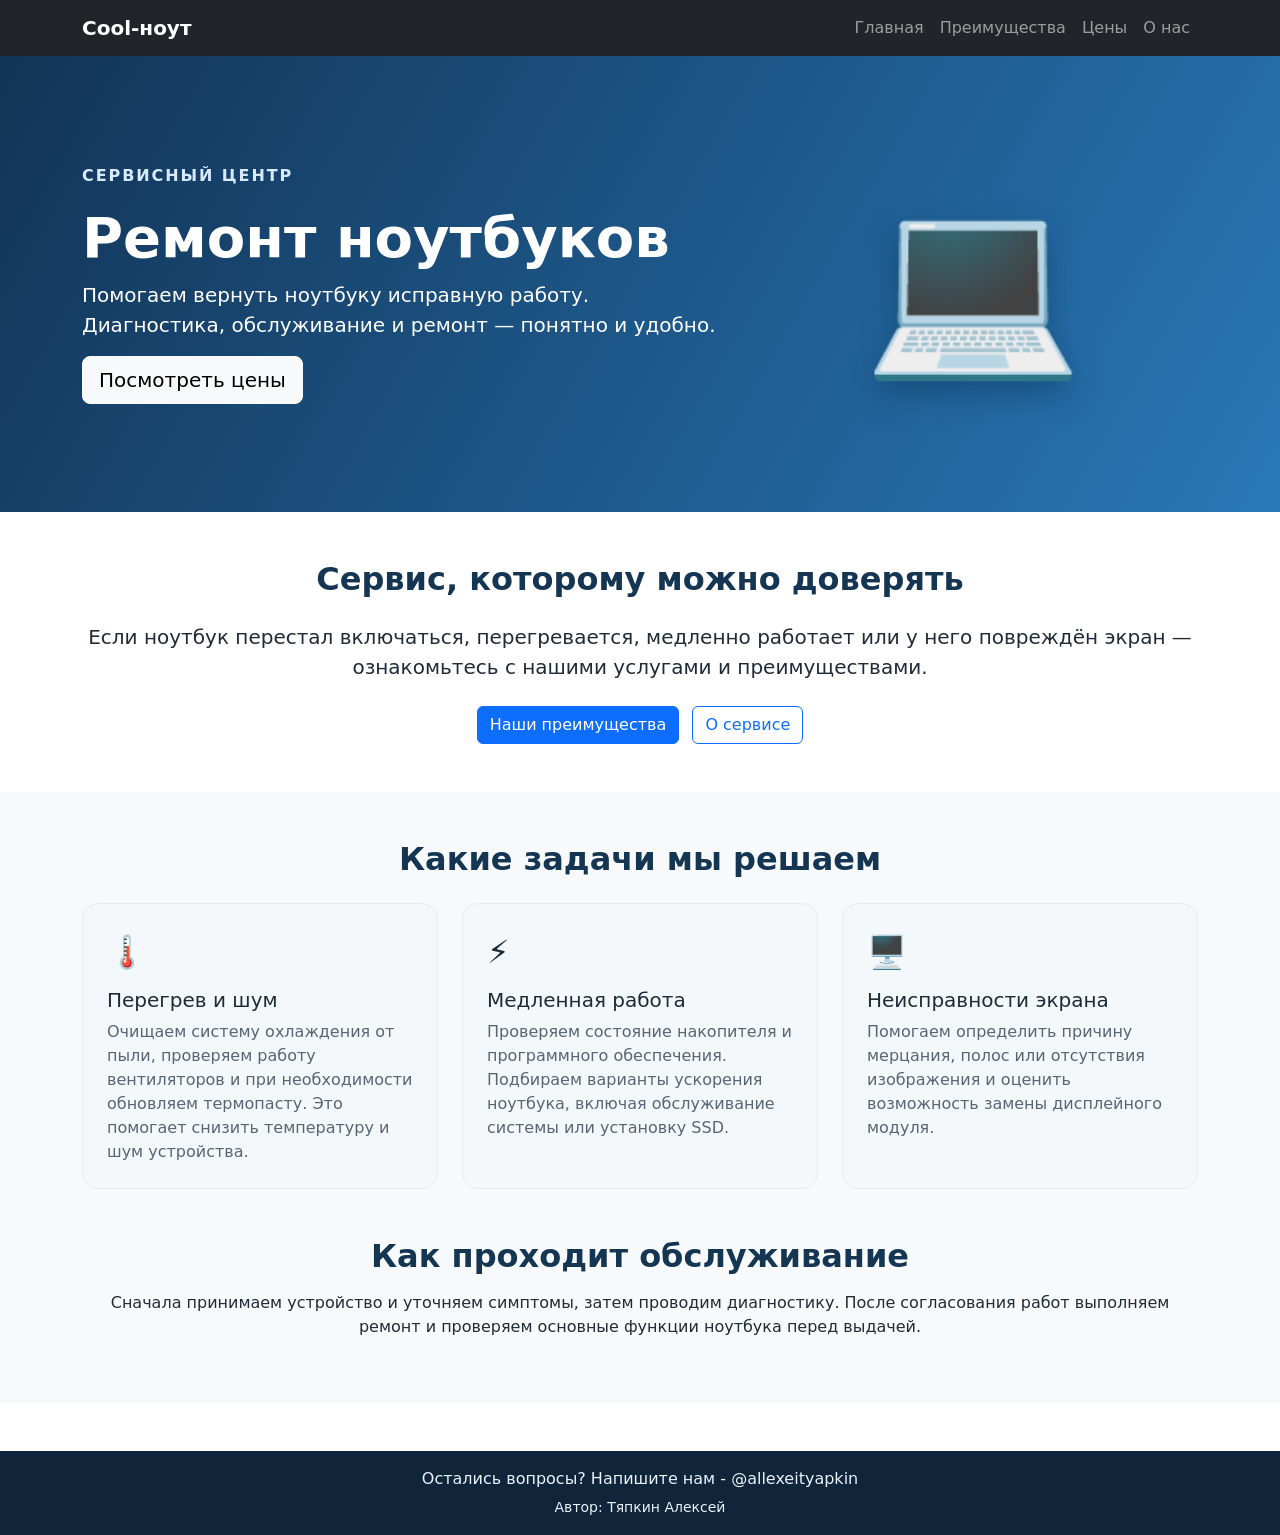
<file: index.html>
<!DOCTYPE html>
<html lang="ru">
 <head>
  <meta charset="utf-8"/>
  <meta content="width=device-width, initial-scale=1" name="viewport"/>
  <title>
   Главная — НоутбукСервис
  </title>
  <link href="https://cdn.jsdelivr.net/npm/bootstrap@5.3.8/dist/css/bootstrap.min.css" rel="stylesheet"/>
  <link href="css/style.css" rel="stylesheet"/>
 </head>
 <body>
  <nav class="navbar navbar-expand-lg navbar-dark bg-dark sticky-top">
   <div class="container">
    <a class="navbar-brand fw-bold" href="index.html">
     Cool-ноут
    </a>
    <button aria-controls="menu" aria-expanded="false" aria-label="Открыть меню" class="navbar-toggler" data-bs-target="#menu" data-bs-toggle="collapse" type="button">
     <span class="navbar-toggler-icon">
     </span>
    </button>
    <div class="collapse navbar-collapse" id="menu">
     <ul class="navbar-nav ms-auto">
      <li class="nav-item">
       <a class="nav-link" href="index.html">
        Главная
       </a>
      </li>
      <li class="nav-item">
       <a class="nav-link" href="advantages.html">
        Преимущества
       </a>
      </li>
      <li class="nav-item">
       <a class="nav-link" href="prices.html">
        Цены
       </a>
      </li>
      <li class="nav-item">
       <a class="nav-link" href="about.html">
        О нас
       </a>
      </li>
     </ul>
    </div>
   </div>
  </nav>
  <main>
   <header class="hero py-5">
    <div class="container py-lg-5">
     <div class="row align-items-center g-4">
      <div class="col-lg-7">
       <p class="eyebrow">
        Сервисный центр
       </p>
       <h1 class="display-4 fw-bold">
        Ремонт ноутбуков
       </h1>
       <p class="lead">
        Помогаем вернуть ноутбуку исправную работу. Диагностика, обслуживание и ремонт — понятно и удобно.
       </p>
       <a class="btn btn-light btn-lg" href="prices.html">
        Посмотреть цены
       </a>
      </div>
      <div class="col-lg-5 text-center">
       <div class="laptop-art">
        💻
       </div>
      </div>
     </div>
    </div>
   </header>
   <section class="py-5">
    <div class="container">
     <h2 class="section-title text-center mb-4">
      Сервис, которому можно доверять
     </h2>
     <p class="text-center lead">
      Если ноутбук перестал включаться, перегревается, медленно работает или у него повреждён экран — ознакомьтесь с нашими услугами и преимуществами.
     </p>
     <div class="text-center mt-4">
      <a class="btn btn-primary me-2" href="advantages.html">
       Наши преимущества
      </a>
      <a class="btn btn-outline-primary" href="about.html">
       О сервисе
      </a>
     </div>
    </div>
   </section>
   <section class="py-5 bg-light">
    <div class="container">
     <h2 class="section-title text-center mb-4">
      Какие задачи мы решаем
     </h2>
     <div class="row g-4">
      <div class="col-md-4">
       <article class="feature-card h-100">
        <div class="feature-icon">
         🌡️
        </div>
        <h3 class="h5">
         Перегрев и шум
        </h3>
        <p>
         Очищаем систему охлаждения от пыли, проверяем работу вентиляторов и при необходимости обновляем термопасту. Это помогает снизить температуру и шум устройства.
        </p>
       </article>
      </div>
      <div class="col-md-4">
       <article class="feature-card h-100">
        <div class="feature-icon">
         ⚡
        </div>
        <h3 class="h5">
         Медленная работа
        </h3>
        <p>
         Проверяем состояние накопителя и программного обеспечения. Подбираем варианты ускорения ноутбука, включая обслуживание системы или установку SSD.
        </p>
       </article>
      </div>
      <div class="col-md-4">
       <article class="feature-card h-100">
        <div class="feature-icon">
         🖥️
        </div>
        <h3 class="h5">
         Неисправности экрана
        </h3>
        <p>
         Помогаем определить причину мерцания, полос или отсутствия изображения и оценить возможность замены дисплейного модуля.
        </p>
       </article>
      </div>
     </div>
     <h2 class="section-title text-center mt-5 mb-3">
      Как проходит обслуживание
     </h2>
     <p class="text-center">
      Сначала принимаем устройство и уточняем симптомы, затем проводим диагностику. После согласования работ выполняем ремонт и проверяем основные функции ноутбука перед выдачей.
     </p>
    </div>
   </section>
  </main>
  <footer class="py-3 mt-5">
   <div class="container text-center">
    <p class="mb-1">
     Остались вопросы? Напишите нам - @allexeityapkin
    </p>
    <small>
     Автор: Тяпкин Алексей
    </small>
   </div>
  </footer>
  <script src="https://cdn.jsdelivr.net/npm/bootstrap@5.3.8/dist/js/bootstrap.bundle.min.js">
  </script>
 </body>
</html>
</file>
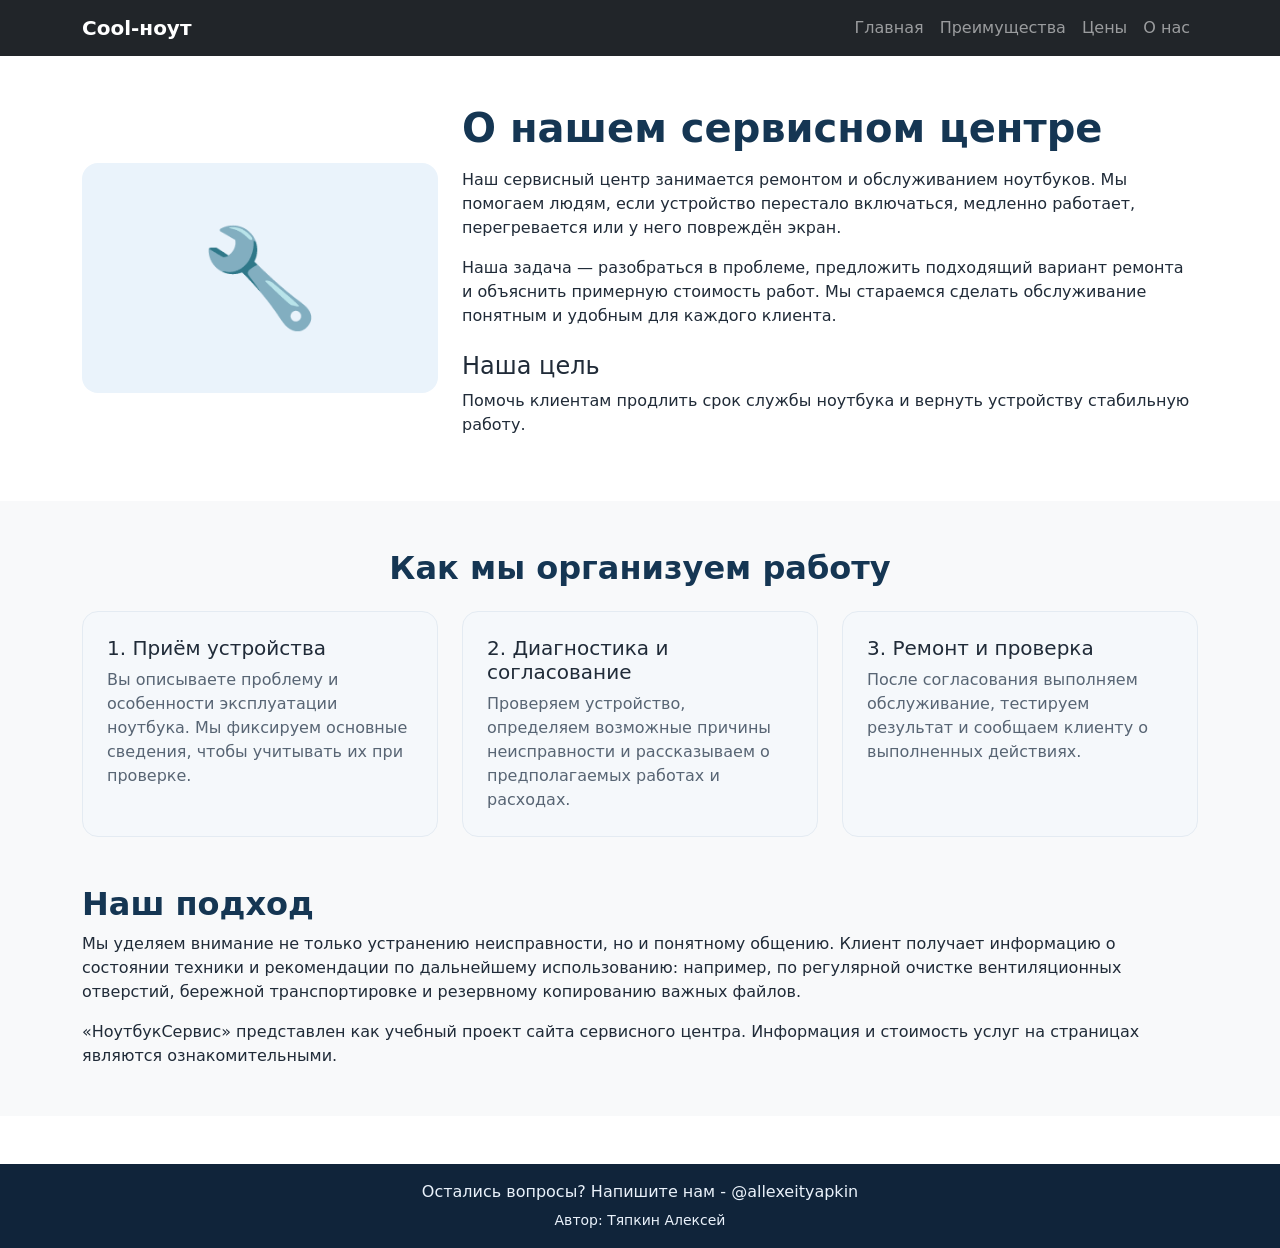
<file: about.html>
<!DOCTYPE html>
<html lang="ru">
 <head>
  <meta charset="utf-8"/>
  <meta content="width=device-width, initial-scale=1" name="viewport"/>
  <title>
   О нас — НоутбукСервис
  </title>
  <link href="https://cdn.jsdelivr.net/npm/bootstrap@5.3.8/dist/css/bootstrap.min.css" rel="stylesheet"/>
  <link href="css/style.css" rel="stylesheet"/>
 </head>
 <body>
  <nav class="navbar navbar-expand-lg navbar-dark bg-dark sticky-top">
   <div class="container">
    <a class="navbar-brand fw-bold" href="index.html">
     Cool-ноут
    </a>
    <button aria-controls="menu" aria-expanded="false" aria-label="Открыть меню" class="navbar-toggler" data-bs-target="#menu" data-bs-toggle="collapse" type="button">
     <span class="navbar-toggler-icon">
     </span>
    </button>
    <div class="collapse navbar-collapse" id="menu">
     <ul class="navbar-nav ms-auto">
      <li class="nav-item">
       <a class="nav-link" href="index.html">
        Главная
       </a>
      </li>
      <li class="nav-item">
       <a class="nav-link" href="advantages.html">
        Преимущества
       </a>
      </li>
      <li class="nav-item">
       <a class="nav-link" href="prices.html">
        Цены
       </a>
      </li>
      <li class="nav-item">
       <a class="nav-link" href="about.html">
        О нас
       </a>
      </li>
     </ul>
    </div>
   </div>
  </nav>
  <main>
   <section class="py-5">
    <div class="container">
     <div class="row align-items-center g-4">
      <div class="col-lg-4">
       <div class="about-symbol">
        🔧
       </div>
      </div>
      <div class="col-lg-8">
       <h1 class="section-title mb-3">
        О нашем сервисном центре
       </h1>
       <p>
        Наш сервисный центр занимается ремонтом и обслуживанием ноутбуков. Мы помогаем людям, если устройство перестало включаться, медленно работает, перегревается или у него повреждён экран.
       </p>
       <p>
        Наша задача — разобраться в проблеме, предложить подходящий вариант ремонта и объяснить примерную стоимость работ. Мы стараемся сделать обслуживание понятным и удобным для каждого клиента.
       </p>
       <h2 class="h4 mt-4">
        Наша цель
       </h2>
       <p>
        Помочь клиентам продлить срок службы ноутбука и вернуть устройству стабильную работу.
       </p>
      </div>
     </div>
    </div>
   </section>
   <section class="py-5 bg-light">
    <div class="container">
     <h2 class="section-title text-center mb-4">
      Как мы организуем работу
     </h2>
     <div class="row g-4">
      <div class="col-md-4">
       <article class="feature-card h-100">
        <h3 class="h5">
         1. Приём устройства
        </h3>
        <p>
         Вы описываете проблему и особенности эксплуатации ноутбука. Мы фиксируем основные сведения, чтобы учитывать их при проверке.
        </p>
       </article>
      </div>
      <div class="col-md-4">
       <article class="feature-card h-100">
        <h3 class="h5">
         2. Диагностика и согласование
        </h3>
        <p>
         Проверяем устройство, определяем возможные причины неисправности и рассказываем о предполагаемых работах и расходах.
        </p>
       </article>
      </div>
      <div class="col-md-4">
       <article class="feature-card h-100">
        <h3 class="h5">
         3. Ремонт и проверка
        </h3>
        <p>
         После согласования выполняем обслуживание, тестируем результат и сообщаем клиенту о выполненных действиях.
        </p>
       </article>
      </div>
     </div>
     <h2 class="section-title mt-5">
      Наш подход
     </h2>
     <p>
      Мы уделяем внимание не только устранению неисправности, но и понятному общению. Клиент получает информацию о состоянии техники и рекомендации по дальнейшему использованию: например, по регулярной очистке вентиляционных отверстий, бережной транспортировке и резервному копированию важных файлов.
     </p>
     <p class="mb-0">
      «НоутбукСервис» представлен как учебный проект сайта сервисного центра. Информация и стоимость услуг на страницах являются ознакомительными.
     </p>
    </div>
   </section>
  </main>
  <footer class="py-3 mt-5">
   <div class="container text-center">
    <p class="mb-1">
     Остались вопросы? Напишите нам - @allexeityapkin
    </p>
    <small>
     Автор: Тяпкин Алексей
    </small>
   </div>
  </footer>
  <script src="https://cdn.jsdelivr.net/npm/bootstrap@5.3.8/dist/js/bootstrap.bundle.min.js">
  </script>
 </body>
</html>
</file>
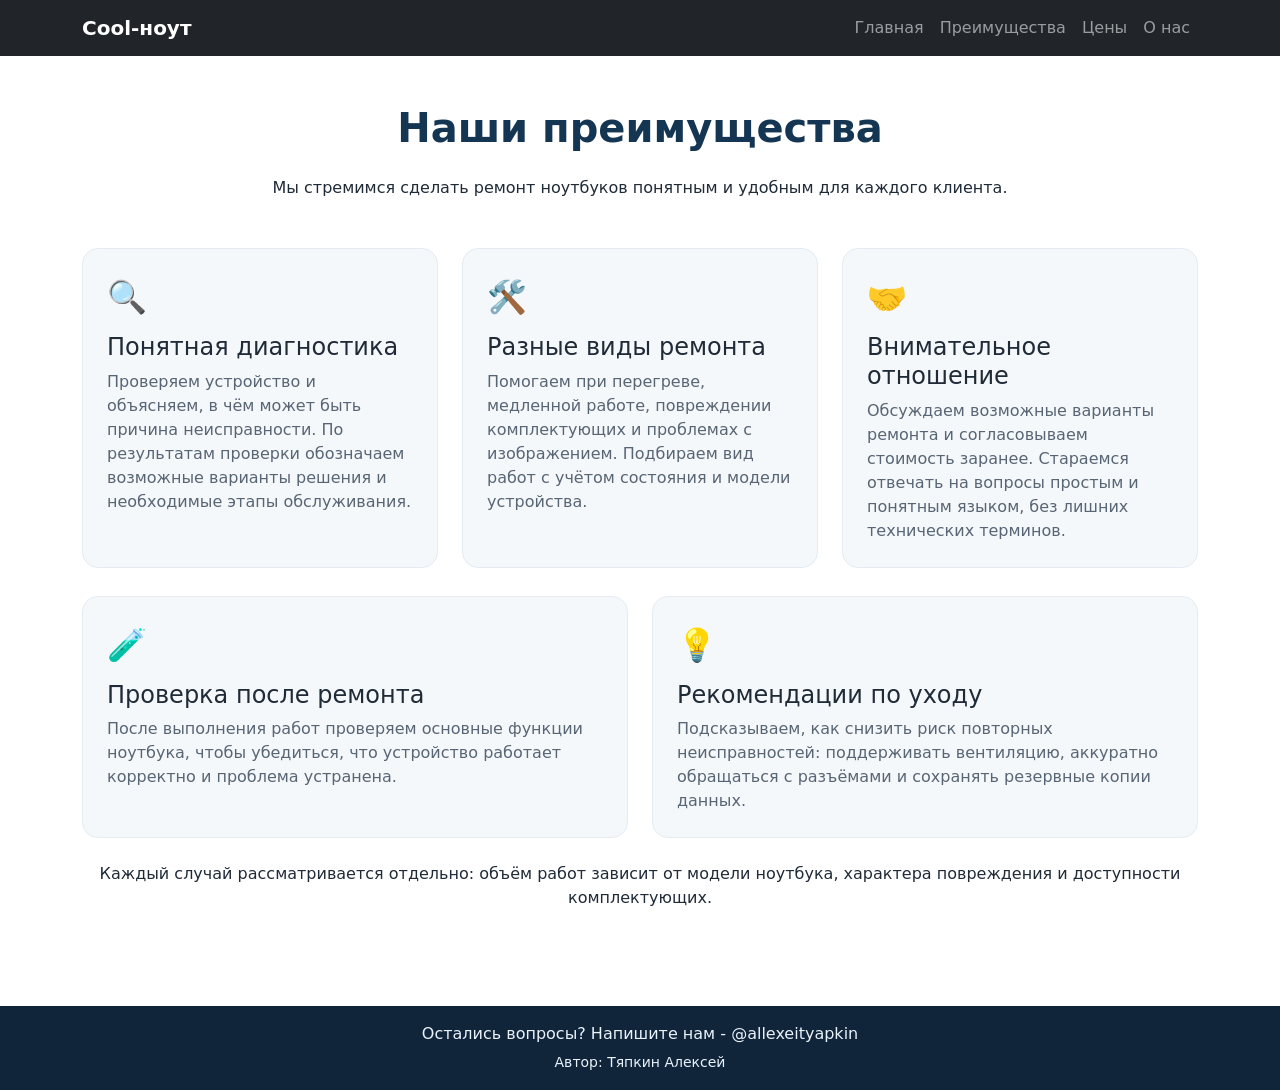
<file: advantages.html>
<!DOCTYPE html>
<html lang="ru">
 <head>
  <meta charset="utf-8"/>
  <meta content="width=device-width, initial-scale=1" name="viewport"/>
  <title>
   Преимущества — НоутбукСервис
  </title>
  <link href="https://cdn.jsdelivr.net/npm/bootstrap@5.3.8/dist/css/bootstrap.min.css" rel="stylesheet"/>
  <link href="css/style.css" rel="stylesheet"/>
 </head>
 <body>
  <nav class="navbar navbar-expand-lg navbar-dark bg-dark sticky-top">
   <div class="container">
    <a class="navbar-brand fw-bold" href="index.html">
     Cool-ноут
    </a>
    <button aria-controls="menu" aria-expanded="false" aria-label="Открыть меню" class="navbar-toggler" data-bs-target="#menu" data-bs-toggle="collapse" type="button">
     <span class="navbar-toggler-icon">
     </span>
    </button>
    <div class="collapse navbar-collapse" id="menu">
     <ul class="navbar-nav ms-auto">
      <li class="nav-item">
       <a class="nav-link" href="index.html">
        Главная
       </a>
      </li>
      <li class="nav-item">
       <a class="nav-link" href="advantages.html">
        Преимущества
       </a>
      </li>
      <li class="nav-item">
       <a class="nav-link" href="prices.html">
        Цены
       </a>
      </li>
      <li class="nav-item">
       <a class="nav-link" href="about.html">
        О нас
       </a>
      </li>
     </ul>
    </div>
   </div>
  </nav>
  <main>
   <section class="py-5">
    <div class="container">
     <h1 class="section-title text-center mb-4">
      Наши преимущества
     </h1>
     <p class="text-center mb-5">
      Мы стремимся сделать ремонт ноутбуков понятным и удобным для каждого клиента.
     </p>
     <div class="row g-4">
      <div class="col-12 col-md-4">
       <article class="feature-card h-100">
        <div class="feature-icon">
         🔍
        </div>
        <h2 class="h4">
         Понятная диагностика
        </h2>
        <p>
         Проверяем устройство и объясняем, в чём может быть причина неисправности. По результатам проверки обозначаем возможные варианты решения и необходимые этапы обслуживания.
        </p>
       </article>
      </div>
      <div class="col-12 col-md-4">
       <article class="feature-card h-100">
        <div class="feature-icon">
         🛠️
        </div>
        <h2 class="h4">
         Разные виды ремонта
        </h2>
        <p>
         Помогаем при перегреве, медленной работе, повреждении комплектующих и проблемах с изображением. Подбираем вид работ с учётом состояния и модели устройства.
        </p>
       </article>
      </div>
      <div class="col-12 col-md-4">
       <article class="feature-card h-100">
        <div class="feature-icon">
         🤝
        </div>
        <h2 class="h4">
         Внимательное отношение
        </h2>
        <p>
         Обсуждаем возможные варианты ремонта и согласовываем стоимость заранее. Стараемся отвечать на вопросы простым и понятным языком, без лишних технических терминов.
        </p>
       </article>
      </div>
     </div>
     <div class="row g-4 mt-1">
      <div class="col-12 col-md-6">
       <article class="feature-card h-100">
        <div class="feature-icon">
         🧪
        </div>
        <h2 class="h4">
         Проверка после ремонта
        </h2>
        <p>
         После выполнения работ проверяем основные функции ноутбука, чтобы убедиться, что устройство работает корректно и проблема устранена.
        </p>
       </article>
      </div>
      <div class="col-12 col-md-6">
       <article class="feature-card h-100">
        <div class="feature-icon">
         💡
        </div>
        <h2 class="h4">
         Рекомендации по уходу
        </h2>
        <p>
         Подсказываем, как снизить риск повторных неисправностей: поддерживать вентиляцию, аккуратно обращаться с разъёмами и сохранять резервные копии данных.
        </p>
       </article>
      </div>
     </div>
     <p class="text-center mt-4 mb-0">
      Каждый случай рассматривается отдельно: объём работ зависит от модели ноутбука, характера повреждения и доступности комплектующих.
     </p>
    </div>
   </section>
  </main>
  <footer class="py-3 mt-5">
   <div class="container text-center">
    <p class="mb-1">
     Остались вопросы? Напишите нам - @allexeityapkin
    </p>
    <small>
     Автор: Тяпкин Алексей
    </small>
   </div>
  </footer>
  <script src="https://cdn.jsdelivr.net/npm/bootstrap@5.3.8/dist/js/bootstrap.bundle.min.js">
  </script>
 </body>
</html>
</file>
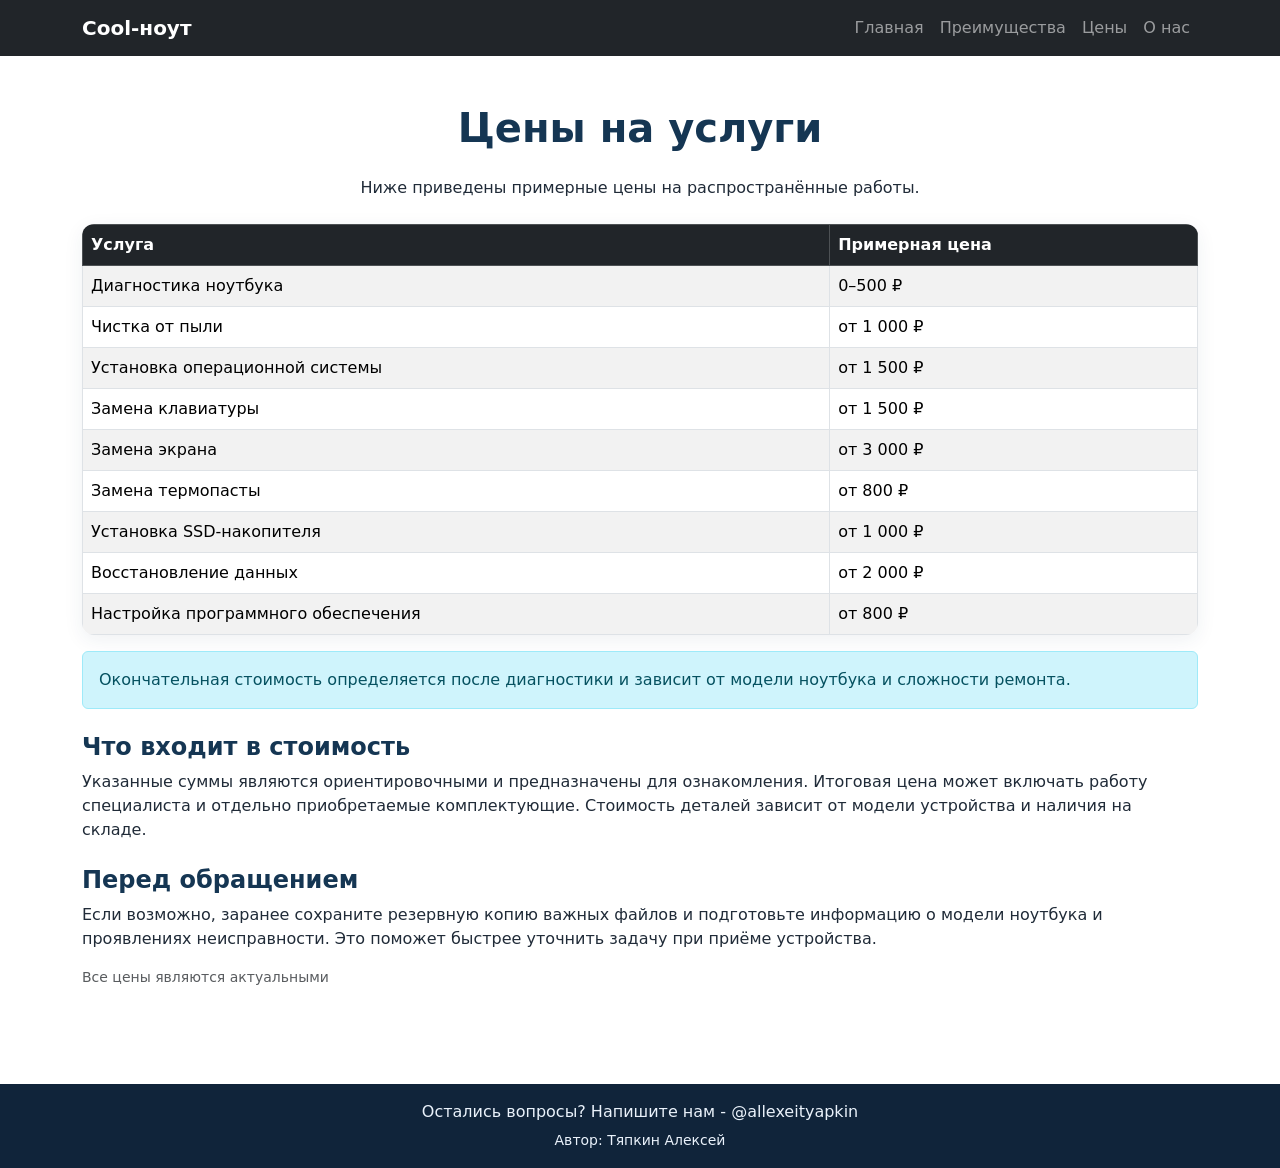
<file: prices.html>
<!DOCTYPE html>
<html lang="ru">
 <head>
  <meta charset="utf-8"/>
  <meta content="width=device-width, initial-scale=1" name="viewport"/>
  <title>
   Цены — НоутбукСервис
  </title>
  <link href="https://cdn.jsdelivr.net/npm/bootstrap@5.3.8/dist/css/bootstrap.min.css" rel="stylesheet"/>
  <link href="css/style.css" rel="stylesheet"/>
 </head>
 <body>
  <nav class="navbar navbar-expand-lg navbar-dark bg-dark sticky-top">
   <div class="container">
    <a class="navbar-brand fw-bold" href="index.html">
     Cool-ноут
    </a>
    <button aria-controls="menu" aria-expanded="false" aria-label="Открыть меню" class="navbar-toggler" data-bs-target="#menu" data-bs-toggle="collapse" type="button">
     <span class="navbar-toggler-icon">
     </span>
    </button>
    <div class="collapse navbar-collapse" id="menu">
     <ul class="navbar-nav ms-auto">
      <li class="nav-item">
       <a class="nav-link" href="index.html">
        Главная
       </a>
      </li>
      <li class="nav-item">
       <a class="nav-link" href="advantages.html">
        Преимущества
       </a>
      </li>
      <li class="nav-item">
       <a class="nav-link" href="prices.html">
        Цены
       </a>
      </li>
      <li class="nav-item">
       <a class="nav-link" href="about.html">
        О нас
       </a>
      </li>
     </ul>
    </div>
   </div>
  </nav>
  <main>
   <section class="py-5">
    <div class="container">
     <h1 class="section-title text-center mb-4">
      Цены на услуги
     </h1>
     <p class="text-center mb-4">
      Ниже приведены примерные цены на распространённые работы.
     </p>
     <div class="table-responsive price-table">
      <table class="table table-striped table-bordered align-middle mb-0">
       <thead class="table-dark">
        <tr>
         <th>
          Услуга
         </th>
         <th>
          Примерная цена
         </th>
        </tr>
       </thead>
       <tbody>
        <tr>
         <td>
          Диагностика ноутбука
         </td>
         <td>
          0–500 ₽
         </td>
        </tr>
        <tr>
         <td>
          Чистка от пыли
         </td>
         <td>
          от 1 000 ₽
         </td>
        </tr>
        <tr>
         <td>
          Установка операционной системы
         </td>
         <td>
          от 1 500 ₽
         </td>
        </tr>
        <tr>
         <td>
          Замена клавиатуры
         </td>
         <td>
          от 1 500 ₽
         </td>
        </tr>
        <tr>
         <td>
          Замена экрана
         </td>
         <td>
          от 3 000 ₽
         </td>
        </tr>
        <tr>
         <td>
          Замена термопасты
         </td>
         <td>
          от 800 ₽
         </td>
        </tr>
        <tr>
         <td>
          Установка SSD-накопителя
         </td>
         <td>
          от 1 000 ₽
         </td>
        </tr>
        <tr>
         <td>
          Восстановление данных
         </td>
         <td>
          от 2 000 ₽
         </td>
        </tr>
        <tr>
         <td>
          Настройка программного обеспечения
         </td>
         <td>
          от 800 ₽
         </td>
        </tr>
       </tbody>
      </table>
     </div>
     <div class="alert alert-info mt-3">
      Окончательная стоимость определяется после диагностики и зависит от модели ноутбука и сложности ремонта.
     </div>
     <div class="mt-4">
      <h2 class="h4 section-title">
       Что входит в стоимость
      </h2>
      <p>
       Указанные суммы являются ориентировочными и предназначены для ознакомления. Итоговая цена может включать работу специалиста и отдельно приобретаемые комплектующие. Стоимость деталей зависит от модели устройства и наличия на складе.
      </p>
      <h2 class="h4 section-title mt-4">
       Перед обращением
      </h2>
      <p>
       Если возможно, заранее сохраните резервную копию важных файлов и подготовьте информацию о модели ноутбука и проявлениях неисправности. Это поможет быстрее уточнить задачу при приёме устройства.
      </p>
      <p class="small text-muted mb-0">
       Все цены являются актуальными
      </p>
     </div>
    </div>
   </section>
  </main>
  <footer class="py-3 mt-5">
   <div class="container text-center">
    <p class="mb-1">
     Остались вопросы? Напишите нам - @allexeityapkin
    </p>
    <small>
     Автор: Тяпкин Алексей
    </small>
   </div>
  </footer>
  <script src="https://cdn.jsdelivr.net/npm/bootstrap@5.3.8/dist/js/bootstrap.bundle.min.js">
  </script>
 </body>
</html>
</file>
<file: css/style.css>
body{
    color:#202b38;
    background:#fff}
    
.hero{
    background:linear-gradient(120deg,#123456,#2878b8);
    color:#fff}

.eyebrow{
    text-transform:uppercase;
    letter-spacing:.12em;
    font-weight:700;
    color:#d7eaff}
    
.laptop-art{
    font-size:clamp(6rem,16vw,11rem);
    filter:drop-shadow(0 12px 16px #001b3555)}
    
.section-title{
    font-weight:700;
    color:#153653}
    
.feature-card{
    padding:1.5rem;
    border-radius:1rem;
    background:#f5f8fb;
    border:1px solid #e4ebf2}
    
.feature-card p{
    color:#586574;
    margin-bottom:0}
    
.feature-icon{
    font-size:2rem;
    margin-bottom:.75rem}
    
.price-table{
    border-radius:.75rem;
    overflow:hidden;
    box-shadow:0 5px 20px #16365312}
    
.about-symbol{
    display:grid;
    place-items:center;
    min-height:230px;
    border-radius:1rem;
    background:#eaf3fb;
    font-size:6rem}
    
footer{
    background:#10243a;
    color:#eaf2fb}
</file>
